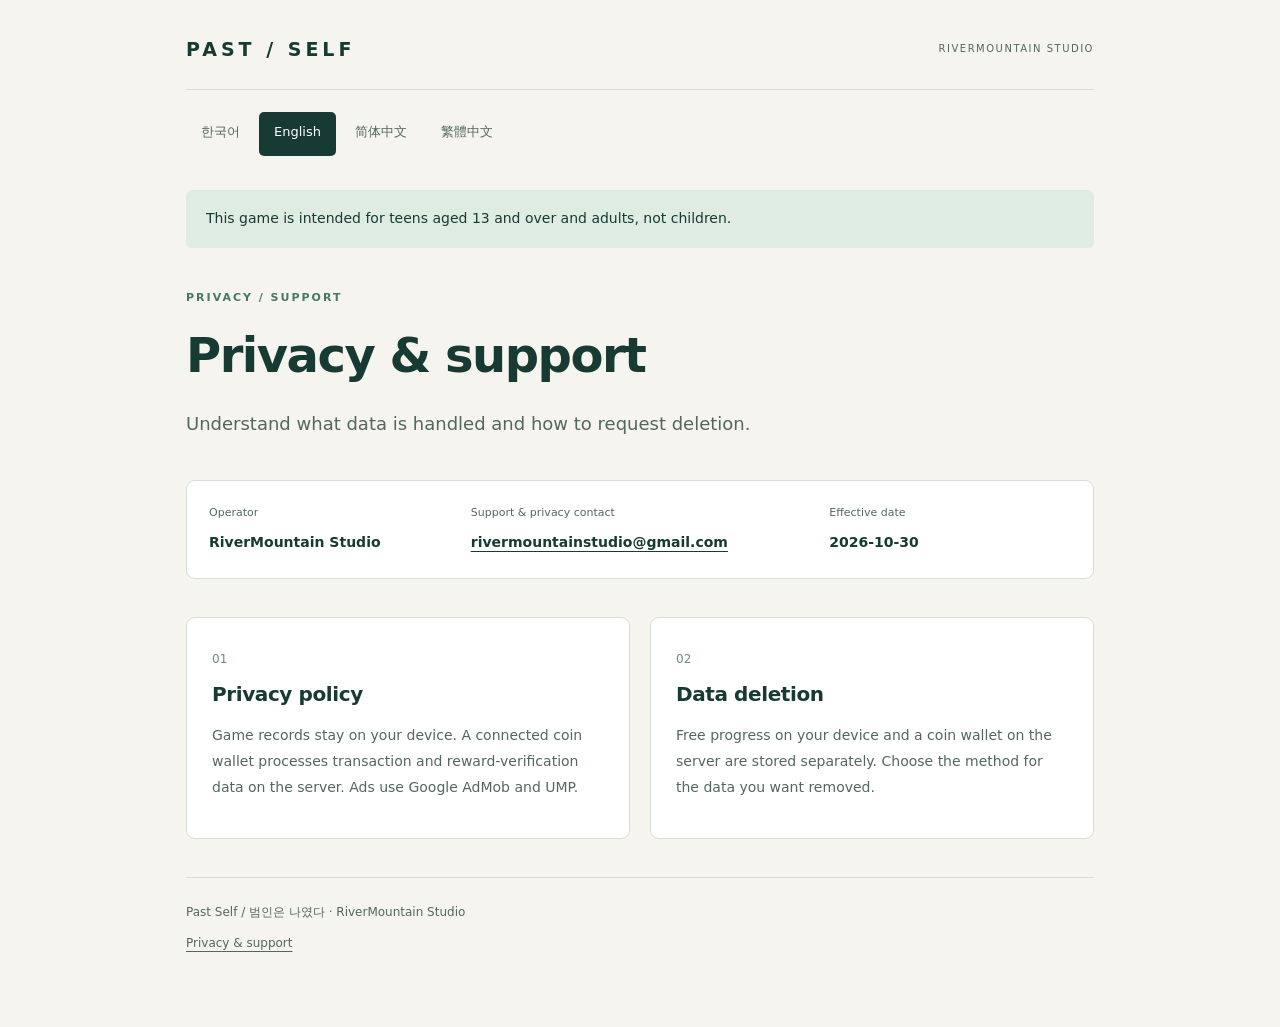
<file: index.html>
<!doctype html>
<html lang="en"><head><meta charset="utf-8"><meta name="viewport" content="width=device-width,initial-scale=1"><meta name="robots" content="noindex,follow"><meta http-equiv="Content-Security-Policy" content="default-src 'none'; style-src 'self'; script-src 'self'; img-src 'self' data:; connect-src 'none'; base-uri 'none'; form-action 'none'"><meta name="referrer" content="no-referrer"><title>Past Self · Privacy & support</title><link rel="stylesheet" href="style.css"><script defer src="site.js"></script></head><body><div class="shell"><div class="brand"><a href="index.html">PAST / SELF</a><span>RIVERMOUNTAIN STUDIO</span></div><nav aria-label="Language / 언어"><a href="?lang=ko#ko" data-language="ko" lang="ko">한국어</a><a href="?lang=en#en" data-language="en" lang="en">English</a><a href="?lang=zh-Hans#zh-Hans" data-language="zh-Hans" lang="zh-Hans">简体中文</a><a href="?lang=zh-Hant#zh-Hant" data-language="zh-Hant" lang="zh-Hant">繁體中文</a></nav><main><article id="ko" data-language-panel="ko" lang="ko"><p class="note">이 게임은 만 13세 이상의 청소년과 성인을 대상으로 하며 어린이를 대상으로 제작하지 않았습니다.</p><header class="hero"><p class="eyebrow">개인정보 · 지원</p><h1>개인정보와 지원</h1><p class="lead">어떤 자료를 다루는지, 어떻게 삭제를 요청하는지 안내합니다.</p></header><dl class="metadata"><div><dt>운영자</dt><dd>RiverMountain Studio</dd></div><div><dt>지원 및 개인정보 문의</dt><dd><a href="mailto:rivermountainstudio@gmail.com">rivermountainstudio@gmail.com</a></dd></div><div><dt>적용일</dt><dd>2026-10-30</dd></div></dl><div class="cards"><a href="privacy.html?lang=ko"><span>01</span><h2>개인정보처리방침</h2><p>게임 기록은 기기에 저장합니다. 코인 지갑을 연결하면 거래 및 보상 검증 자료를 서버에서 처리합니다. 광고에는 Google AdMob과 UMP를 사용합니다.</p></a><a href="delete-data.html?lang=ko"><span>02</span><h2>데이터 삭제 안내</h2><p>기기의 무료 기록과 서버의 코인 지갑은 서로 다른 곳에 저장됩니다. 삭제할 자료에 맞는 방법을 선택하세요.</p></a></div><footer>Past Self / 범인은 나였다 · RiverMountain Studio<br><a href="index.html?lang=ko">개인정보와 지원</a></footer></article><article id="en" data-language-panel="en" lang="en"><p class="note">This game is intended for teens aged 13 and over and adults, not children.</p><header class="hero"><p class="eyebrow">PRIVACY / SUPPORT</p><h1>Privacy & support</h1><p class="lead">Understand what data is handled and how to request deletion.</p></header><dl class="metadata"><div><dt>Operator</dt><dd>RiverMountain Studio</dd></div><div><dt>Support & privacy contact</dt><dd><a href="mailto:rivermountainstudio@gmail.com">rivermountainstudio@gmail.com</a></dd></div><div><dt>Effective date</dt><dd>2026-10-30</dd></div></dl><div class="cards"><a href="privacy.html?lang=en"><span>01</span><h2>Privacy policy</h2><p>Game records stay on your device. A connected coin wallet processes transaction and reward-verification data on the server. Ads use Google AdMob and UMP.</p></a><a href="delete-data.html?lang=en"><span>02</span><h2>Data deletion</h2><p>Free progress on your device and a coin wallet on the server are stored separately. Choose the method for the data you want removed.</p></a></div><footer>Past Self / 범인은 나였다 · RiverMountain Studio<br><a href="index.html?lang=en">Privacy & support</a></footer></article><article id="zh-Hans" data-language-panel="zh-Hans" lang="zh-Hans"><p class="note">This game is intended for teens aged 13 and over and adults, not children.</p><header class="hero"><p class="eyebrow">隐私 / 支持</p><h1>隐私与支持</h1><p class="lead">了解应用处理哪些数据，以及如何申请删除。</p></header><dl class="metadata"><div><dt>运营方</dt><dd>RiverMountain Studio</dd></div><div><dt>支持与隐私联系</dt><dd><a href="mailto:rivermountainstudio@gmail.com">rivermountainstudio@gmail.com</a></dd></div><div><dt>生效日期</dt><dd>2026-10-30</dd></div></dl><div class="cards"><a href="privacy.html?lang=zh-Hans"><span>01</span><h2>隐私政策</h2><p>游戏记录保存在设备上。连接金币钱包后，服务器会处理交易及奖励验证资料。广告使用Google AdMob和UMP。</p></a><a href="delete-data.html?lang=zh-Hans"><span>02</span><h2>数据删除指南</h2><p>本机免费进度与服务器金币钱包分别保存，请选择对应的删除方式。</p></a></div><footer>Past Self / 过去的我 · RiverMountain Studio<br><a href="index.html?lang=zh-Hans">隐私与支持</a></footer></article><article id="zh-Hant" data-language-panel="zh-Hant" lang="zh-Hant"><p class="note">This game is intended for teens aged 13 and over and adults, not children.</p><header class="hero"><p class="eyebrow">隱私 / 支援</p><h1>隱私與支援</h1><p class="lead">了解應用程式處理哪些資料，以及如何申請刪除。</p></header><dl class="metadata"><div><dt>營運方</dt><dd>RiverMountain Studio</dd></div><div><dt>支援與隱私聯絡</dt><dd><a href="mailto:rivermountainstudio@gmail.com">rivermountainstudio@gmail.com</a></dd></div><div><dt>生效日期</dt><dd>2026-10-30</dd></div></dl><div class="cards"><a href="privacy.html?lang=zh-Hant"><span>01</span><h2>隱私政策</h2><p>遊戲紀錄儲存在裝置上。連接金幣錢包後，伺服器會處理交易及獎勵驗證資料。廣告使用Google AdMob和UMP。</p></a><a href="delete-data.html?lang=zh-Hant"><span>02</span><h2>資料刪除指南</h2><p>本機免費進度與伺服器金幣錢包分開儲存，請選擇對應的刪除方式。</p></a></div><footer>Past Self / 過去的我 · RiverMountain Studio<br><a href="index.html?lang=zh-Hant">隱私與支援</a></footer></article></main></div></body></html>
</file>
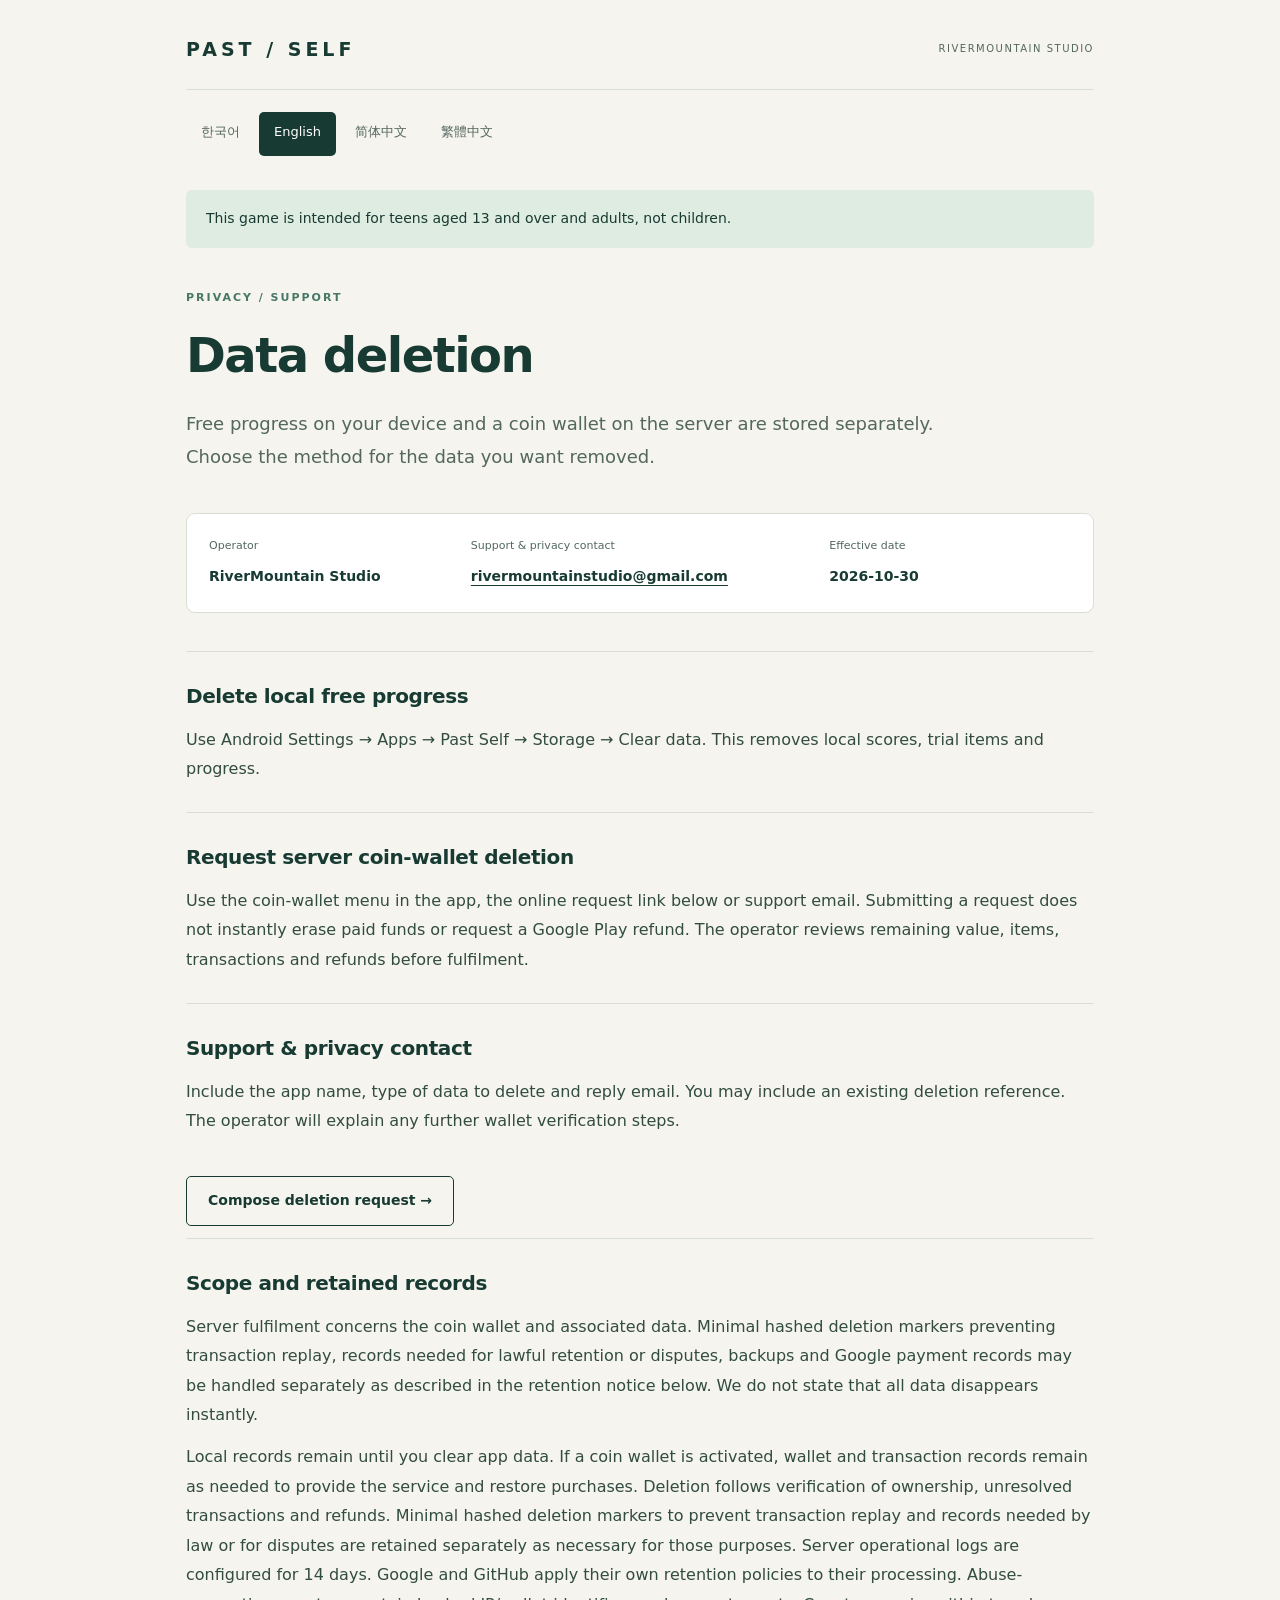
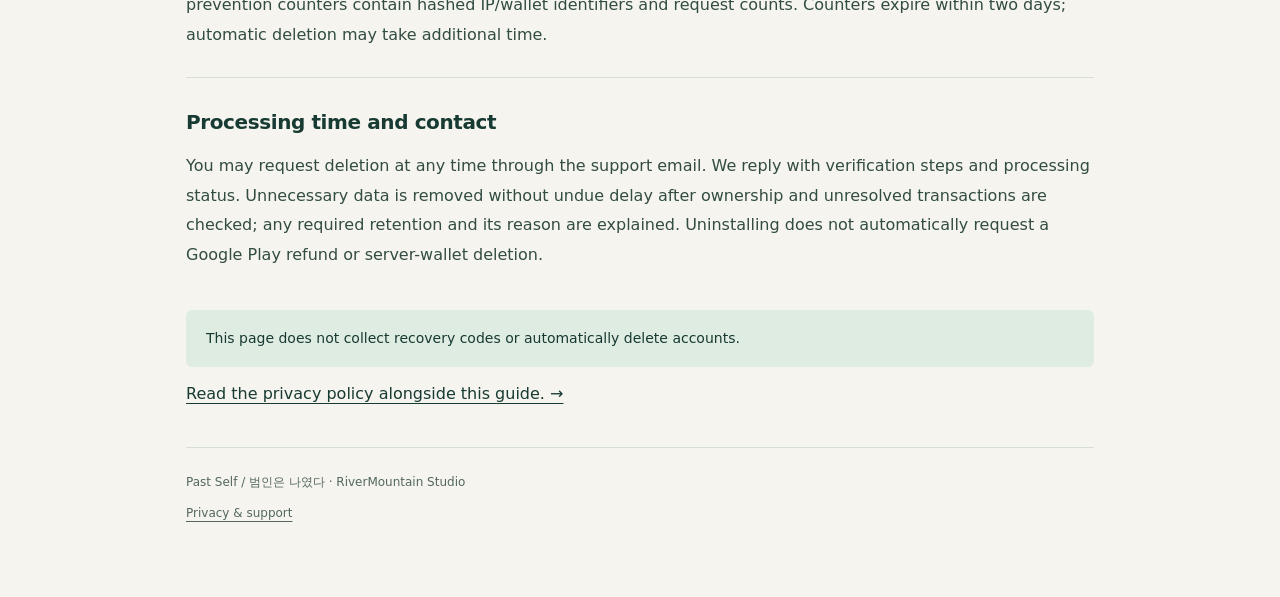
<file: delete-data.html>
<!doctype html>
<html lang="en"><head><meta charset="utf-8"><meta name="viewport" content="width=device-width,initial-scale=1"><meta name="robots" content="noindex,follow"><meta http-equiv="Content-Security-Policy" content="default-src 'none'; style-src 'self'; script-src 'self'; img-src 'self' data:; connect-src 'none'; base-uri 'none'; form-action 'none'"><meta name="referrer" content="no-referrer"><title>Past Self · Data deletion</title><link rel="stylesheet" href="style.css"><script defer src="site.js"></script></head><body><div class="shell"><div class="brand"><a href="index.html">PAST / SELF</a><span>RIVERMOUNTAIN STUDIO</span></div><nav aria-label="Language / 언어"><a href="?lang=ko#ko" data-language="ko" lang="ko">한국어</a><a href="?lang=en#en" data-language="en" lang="en">English</a><a href="?lang=zh-Hans#zh-Hans" data-language="zh-Hans" lang="zh-Hans">简体中文</a><a href="?lang=zh-Hant#zh-Hant" data-language="zh-Hant" lang="zh-Hant">繁體中文</a></nav><main><article id="ko" data-language-panel="ko" lang="ko"><p class="note">이 게임은 만 13세 이상의 청소년과 성인을 대상으로 하며 어린이를 대상으로 제작하지 않았습니다.</p><header class="hero"><p class="eyebrow">개인정보 · 지원</p><h1>데이터 삭제 안내</h1><p class="lead">기기의 무료 기록과 서버의 코인 지갑은 서로 다른 곳에 저장됩니다. 삭제할 자료에 맞는 방법을 선택하세요.</p></header><dl class="metadata"><div><dt>운영자</dt><dd>RiverMountain Studio</dd></div><div><dt>지원 및 개인정보 문의</dt><dd><a href="mailto:rivermountainstudio@gmail.com">rivermountainstudio@gmail.com</a></dd></div><div><dt>적용일</dt><dd>2026-10-30</dd></div></dl><section><h2>기기의 무료 기록 삭제</h2><p>Android 설정 → 앱 → 범인은 나였다 → 저장공간 → 데이터 삭제를 이용하세요. 기기의 점수·체험 아이템·진행 상태가 삭제됩니다.</p></section><section><h2>서버 코인 지갑 삭제 요청</h2><p>앱의 코인 지갑 메뉴에서 삭제 요청을 보내거나, 아래 온라인 요청 페이지 또는 지원 이메일을 이용하세요. 요청만으로 코인 잔액이 즉시 없어지거나 Google Play 환불이 접수되지는 않습니다. 운영자가 남은 잔액·아이템·거래와 환불 상태를 확인한 뒤 처리합니다.</p></section><section><h2>지원 및 개인정보 문의</h2><p>이메일에는 앱 이름, 삭제하려는 자료의 종류, 회신받을 이메일을 적어주세요. 이미 받은 삭제 접수번호가 있으면 함께 적을 수 있습니다. 지갑 확인에 필요한 추가 절차는 운영자가 안내합니다.</p></section><p><a class="button secondary" href="mailto:rivermountainstudio@gmail.com?subject=Past%20Self%20%EB%8D%B0%EC%9D%B4%ED%84%B0%20%EC%82%AD%EC%A0%9C%20%EC%9A%94%EC%B2%AD&amp;body=%EC%95%B1%3A%20%EB%B2%94%EC%9D%B8%EC%9D%80%20%EB%82%98%EC%98%80%EB%8B%A4%20/%20Past%20Self%0A%EC%82%AD%EC%A0%9C%ED%95%98%EB%A0%A4%EB%8A%94%20%EC%9E%90%EB%A3%8C%3A%0A%ED%9A%8C%EC%8B%A0%20%EC%9D%B4%EB%A9%94%EC%9D%BC%3A%0A%EA%B8%B0%EC%A1%B4%20%EC%A0%91%EC%88%98%EB%B2%88%ED%98%B8%28%EC%9E%88%EB%8A%94%20%EA%B2%BD%EC%9A%B0%29%3A%0A%0A%EB%B3%B5%EA%B5%AC%20%EC%BD%94%EB%93%9C%C2%B7%EC%B9%B4%EB%93%9C%EB%B2%88%ED%98%B8%C2%B7%EC%8B%A0%EB%B6%84%EC%A6%9D%EC%9D%80%20%EC%B2%A8%EB%B6%80%ED%95%98%EC%A7%80%20%EB%A7%88%EC%84%B8%EC%9A%94.">이메일로 삭제 요청 작성 →</a></p><section><h2>삭제 범위와 보유 자료</h2><p>서버 삭제 처리 대상은 코인 지갑과 관련 자료입니다. 거래 재사용 방지를 위한 최소 해시 삭제 기록, 법적·분쟁 대응 보유가 필요한 거래 자료, 백업 및 Google의 결제 기록은 아래 보유 안내에 따라 별도로 처리될 수 있습니다. 모든 자료가 즉시 삭제된다고 안내하지 않습니다.</p><p>기기 기록은 이용자가 앱 데이터를 지울 때까지 보관됩니다. 코인 지갑을 활성화한 경우 지갑과 거래 자료는 서비스 제공 및 구매 복구에 필요한 동안 보관하며, 삭제 요청 시 소유·미처리 거래·환불 상태를 확인하여 삭제합니다. 부정 거래 재사용 방지를 위한 최소 해시 삭제 표식과 법령·분쟁 대응에 필요한 자료는 해당 목적에 필요한 동안 분리 보관합니다. 서버 운영 로그의 보관 설정은 14일입니다. Google과 GitHub가 처리하는 자료는 각 서비스의 보유 정책이 적용됩니다. 반복 호출 방지 기록에는 IP·지갑 식별자의 해시와 요청 횟수를 보관합니다. 기록은 최대 2일 후 만료되며 실제 자동 삭제까지 추가 시간이 걸릴 수 있습니다.</p></section><section><h2>처리 시점과 연락</h2><p>지원 이메일로 언제든 삭제를 요청할 수 있습니다. 접수 후 필요한 확인 절차와 처리 상태를 회신합니다. 본인 확인과 미처리 거래 확인 후 불필요한 자료를 지체 없이 삭제하며, 보관이 필요한 자료와 사유가 있으면 안내합니다. 앱 삭제는 Google Play 환불 또는 서버 지갑 삭제를 자동으로 요청하지 않습니다.</p></section><p class="note">이 페이지는 복구 코드를 입력받거나 자동으로 계정을 삭제하지 않습니다.</p><p><a href="privacy.html?lang=ko">이 안내와 함께 개인정보처리방침을 확인하세요. →</a></p><footer>Past Self / 범인은 나였다 · RiverMountain Studio<br><a href="index.html?lang=ko">개인정보와 지원</a></footer></article><article id="en" data-language-panel="en" lang="en"><p class="note">This game is intended for teens aged 13 and over and adults, not children.</p><header class="hero"><p class="eyebrow">PRIVACY / SUPPORT</p><h1>Data deletion</h1><p class="lead">Free progress on your device and a coin wallet on the server are stored separately. Choose the method for the data you want removed.</p></header><dl class="metadata"><div><dt>Operator</dt><dd>RiverMountain Studio</dd></div><div><dt>Support & privacy contact</dt><dd><a href="mailto:rivermountainstudio@gmail.com">rivermountainstudio@gmail.com</a></dd></div><div><dt>Effective date</dt><dd>2026-10-30</dd></div></dl><section><h2>Delete local free progress</h2><p>Use Android Settings → Apps → Past Self → Storage → Clear data. This removes local scores, trial items and progress.</p></section><section><h2>Request server coin-wallet deletion</h2><p>Use the coin-wallet menu in the app, the online request link below or support email. Submitting a request does not instantly erase paid funds or request a Google Play refund. The operator reviews remaining value, items, transactions and refunds before fulfilment.</p></section><section><h2>Support & privacy contact</h2><p>Include the app name, type of data to delete and reply email. You may include an existing deletion reference. The operator will explain any further wallet verification steps.</p></section><p><a class="button secondary" href="mailto:rivermountainstudio@gmail.com?subject=Past%20Self%20data%20deletion%20request&amp;body=App%3A%20Past%20Self%0AData%20to%20delete%3A%0AReply%20email%3A%0AExisting%20deletion%20reference%20%28if%20any%29%3A%0A%0ADo%20not%20attach%20recovery%20codes%2C%20card%20numbers%20or%20identity%20documents.">Compose deletion request →</a></p><section><h2>Scope and retained records</h2><p>Server fulfilment concerns the coin wallet and associated data. Minimal hashed deletion markers preventing transaction replay, records needed for lawful retention or disputes, backups and Google payment records may be handled separately as described in the retention notice below. We do not state that all data disappears instantly.</p><p>Local records remain until you clear app data. If a coin wallet is activated, wallet and transaction records remain as needed to provide the service and restore purchases. Deletion follows verification of ownership, unresolved transactions and refunds. Minimal hashed deletion markers to prevent transaction replay and records needed by law or for disputes are retained separately as necessary for those purposes. Server operational logs are configured for 14 days. Google and GitHub apply their own retention policies to their processing. Abuse-prevention counters contain hashed IP/wallet identifiers and request counts. Counters expire within two days; automatic deletion may take additional time.</p></section><section><h2>Processing time and contact</h2><p>You may request deletion at any time through the support email. We reply with verification steps and processing status. Unnecessary data is removed without undue delay after ownership and unresolved transactions are checked; any required retention and its reason are explained. Uninstalling does not automatically request a Google Play refund or server-wallet deletion.</p></section><p class="note">This page does not collect recovery codes or automatically delete accounts.</p><p><a href="privacy.html?lang=en">Read the privacy policy alongside this guide. →</a></p><footer>Past Self / 범인은 나였다 · RiverMountain Studio<br><a href="index.html?lang=en">Privacy & support</a></footer></article><article id="zh-Hans" data-language-panel="zh-Hans" lang="zh-Hans"><p class="note">This game is intended for teens aged 13 and over and adults, not children.</p><header class="hero"><p class="eyebrow">隐私 / 支持</p><h1>数据删除指南</h1><p class="lead">本机免费进度与服务器金币钱包分别保存，请选择对应的删除方式。</p></header><dl class="metadata"><div><dt>运营方</dt><dd>RiverMountain Studio</dd></div><div><dt>支持与隐私联系</dt><dd><a href="mailto:rivermountainstudio@gmail.com">rivermountainstudio@gmail.com</a></dd></div><div><dt>生效日期</dt><dd>2026-10-30</dd></div></dl><section><h2>删除本机免费进度</h2><p>Android设置 → 应用 → 过去的我 → 存储 → 清除数据。设备上的分数、体验道具和进度将被删除。</p></section><section><h2>申请删除服务器金币钱包</h2><p>可通过应用金币钱包菜单、下方在线入口或支持邮箱申请。申请不会立即清空付费余额，也不等于申请Google Play退款。运营方确认剩余价值、道具、交易与退款后处理。</p></section><section><h2>支持与隐私联系</h2><p>请注明应用名称、要删除的数据类型与回复邮箱。如已有删除申请编号，可一并提供。钱包验证步骤由运营方说明。</p></section><p><a class="button secondary" href="mailto:rivermountainstudio@gmail.com?subject=Past%20Self%20%E6%95%B0%E6%8D%AE%E5%88%A0%E9%99%A4%E7%94%B3%E8%AF%B7&amp;body=%E5%BA%94%E7%94%A8%EF%BC%9A%E8%BF%87%E5%8E%BB%E7%9A%84%E6%88%91%20/%20Past%20Self%0A%E8%A6%81%E5%88%A0%E9%99%A4%E7%9A%84%E6%95%B0%E6%8D%AE%EF%BC%9A%0A%E5%9B%9E%E5%A4%8D%E9%82%AE%E7%AE%B1%EF%BC%9A%0A%E5%B7%B2%E6%9C%89%E7%94%B3%E8%AF%B7%E7%BC%96%E5%8F%B7%EF%BC%88%E5%A6%82%E6%9C%89%EF%BC%89%EF%BC%9A%0A%0A%E8%AF%B7%E5%8B%BF%E9%99%84%E4%B8%8A%E6%81%A2%E5%A4%8D%E7%A0%81%E3%80%81%E9%93%B6%E8%A1%8C%E5%8D%A1%E5%8F%B7%E6%88%96%E8%BA%AB%E4%BB%BD%E8%AF%81%E4%BB%B6%E3%80%82">撰写删除申请邮件 →</a></p><section><h2>删除范围与保留记录</h2><p>服务器处理范围为金币钱包及相关数据。用于防止交易重放的最小哈希删除标记、依法或争议处理需保留的记录、备份及Google支付记录，可能按下方保留说明另行处理。我们不声称所有数据会立即消失。</p><p>Local records remain until you clear app data. If a coin wallet is activated, wallet and transaction records remain as needed to provide the service and restore purchases. Deletion follows verification of ownership, unresolved transactions and refunds. Minimal hashed deletion markers to prevent transaction replay and records needed by law or for disputes are retained separately as necessary for those purposes. Server operational logs are configured for 14 days. Google and GitHub apply their own retention policies to their processing. Abuse-prevention counters contain hashed IP/wallet identifiers and request counts. Counters expire within two days; automatic deletion may take additional time.</p></section><section><h2>处理时间与联系</h2><p>You may request deletion at any time through the support email. We reply with verification steps and processing status. Unnecessary data is removed without undue delay after ownership and unresolved transactions are checked; any required retention and its reason are explained. Uninstalling does not automatically request a Google Play refund or server-wallet deletion.</p></section><p class="note">此页面不收集恢复码，也不会自动删除账号。</p><p><a href="privacy.html?lang=zh-Hans">请同时阅读隐私政策。 →</a></p><footer>Past Self / 过去的我 · RiverMountain Studio<br><a href="index.html?lang=zh-Hans">隐私与支持</a></footer></article><article id="zh-Hant" data-language-panel="zh-Hant" lang="zh-Hant"><p class="note">This game is intended for teens aged 13 and over and adults, not children.</p><header class="hero"><p class="eyebrow">隱私 / 支援</p><h1>資料刪除指南</h1><p class="lead">本機免費進度與伺服器金幣錢包分開儲存，請選擇對應的刪除方式。</p></header><dl class="metadata"><div><dt>營運方</dt><dd>RiverMountain Studio</dd></div><div><dt>支援與隱私聯絡</dt><dd><a href="mailto:rivermountainstudio@gmail.com">rivermountainstudio@gmail.com</a></dd></div><div><dt>生效日期</dt><dd>2026-10-30</dd></div></dl><section><h2>刪除本機免費進度</h2><p>Android設定 → 應用程式 → 過去的我 → 儲存空間 → 清除資料。裝置上的分數、體驗道具和進度將被刪除。</p></section><section><h2>申請刪除伺服器金幣錢包</h2><p>可透過應用程式金幣錢包選單、下方線上入口或支援信箱申請。申請不會立即清空付費餘額，也不等同於申請Google Play退款。營運方確認剩餘價值、道具、交易與退款後處理。</p></section><section><h2>支援與隱私聯絡</h2><p>請註明應用程式名稱、要刪除的資料類型與回覆信箱。如已有刪除申請編號，可一併提供。錢包驗證步驟由營運方說明。</p></section><p><a class="button secondary" href="mailto:rivermountainstudio@gmail.com?subject=Past%20Self%20%E8%B3%87%E6%96%99%E5%88%AA%E9%99%A4%E7%94%B3%E8%AB%8B&amp;body=%E6%87%89%E7%94%A8%E7%A8%8B%E5%BC%8F%EF%BC%9A%E9%81%8E%E5%8E%BB%E7%9A%84%E6%88%91%20/%20Past%20Self%0A%E8%A6%81%E5%88%AA%E9%99%A4%E7%9A%84%E8%B3%87%E6%96%99%EF%BC%9A%0A%E5%9B%9E%E8%A6%86%E4%BF%A1%E7%AE%B1%EF%BC%9A%0A%E5%B7%B2%E6%9C%89%E7%94%B3%E8%AB%8B%E7%B7%A8%E8%99%9F%EF%BC%88%E5%A6%82%E6%9C%89%EF%BC%89%EF%BC%9A%0A%0A%E8%AB%8B%E5%8B%BF%E9%99%84%E4%B8%8A%E9%82%84%E5%8E%9F%E4%BB%A3%E7%A2%BC%E3%80%81%E9%8A%80%E8%A1%8C%E5%8D%A1%E8%99%9F%E6%88%96%E8%BA%AB%E5%88%86%E8%AD%89%E4%BB%B6%E3%80%82">撰寫刪除申請郵件 →</a></p><section><h2>刪除範圍與保留紀錄</h2><p>伺服器處理範圍為金幣錢包及相關資料。用於防止交易重播的最小雜湊刪除標記、依法或爭議處理需保留的紀錄、備份及Google付款紀錄，可能依下方保留說明另行處理。我們不聲稱所有資料會立即消失。</p><p>Local records remain until you clear app data. If a coin wallet is activated, wallet and transaction records remain as needed to provide the service and restore purchases. Deletion follows verification of ownership, unresolved transactions and refunds. Minimal hashed deletion markers to prevent transaction replay and records needed by law or for disputes are retained separately as necessary for those purposes. Server operational logs are configured for 14 days. Google and GitHub apply their own retention policies to their processing. Abuse-prevention counters contain hashed IP/wallet identifiers and request counts. Counters expire within two days; automatic deletion may take additional time.</p></section><section><h2>處理時間與聯絡</h2><p>You may request deletion at any time through the support email. We reply with verification steps and processing status. Unnecessary data is removed without undue delay after ownership and unresolved transactions are checked; any required retention and its reason are explained. Uninstalling does not automatically request a Google Play refund or server-wallet deletion.</p></section><p class="note">此頁不收集還原代碼，也不會自動刪除帳戶。</p><p><a href="privacy.html?lang=zh-Hant">請同時閱讀隱私政策。 →</a></p><footer>Past Self / 過去的我 · RiverMountain Studio<br><a href="index.html?lang=zh-Hant">隱私與支援</a></footer></article></main></div></body></html>
</file>
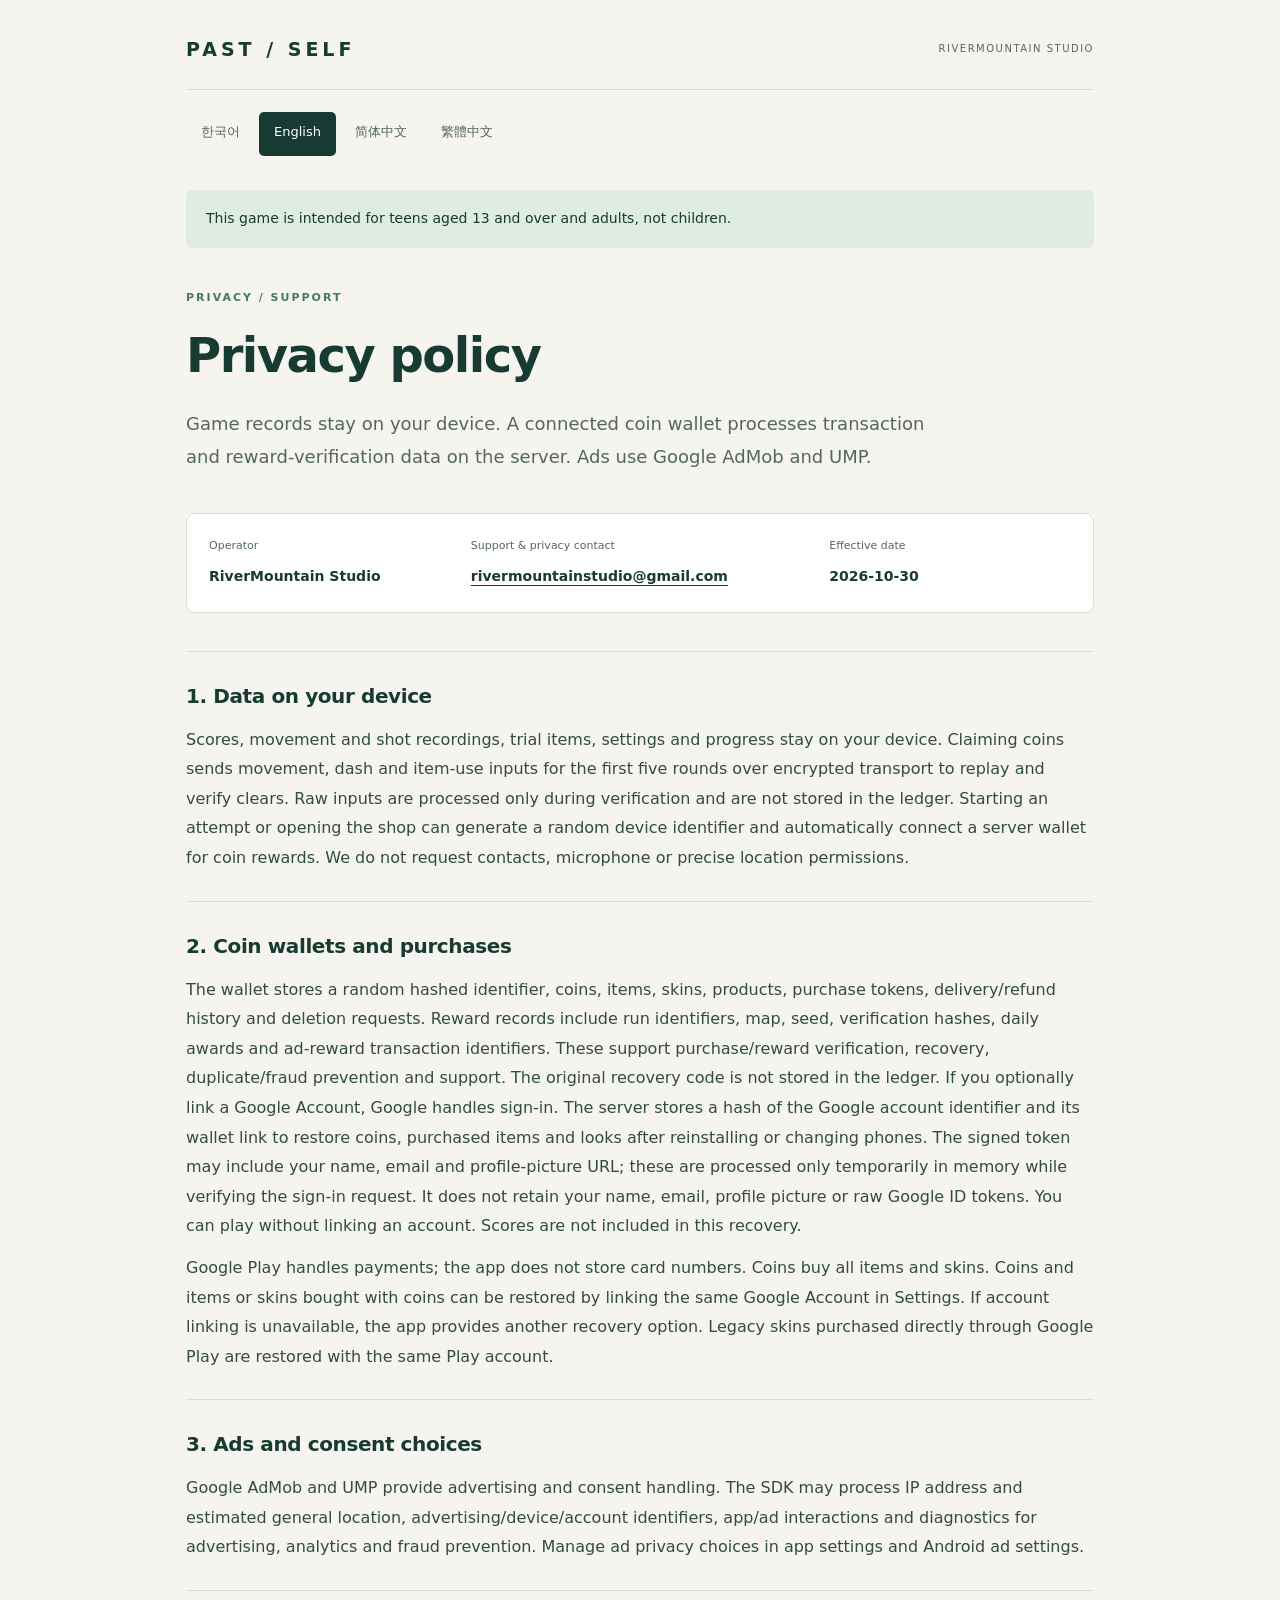
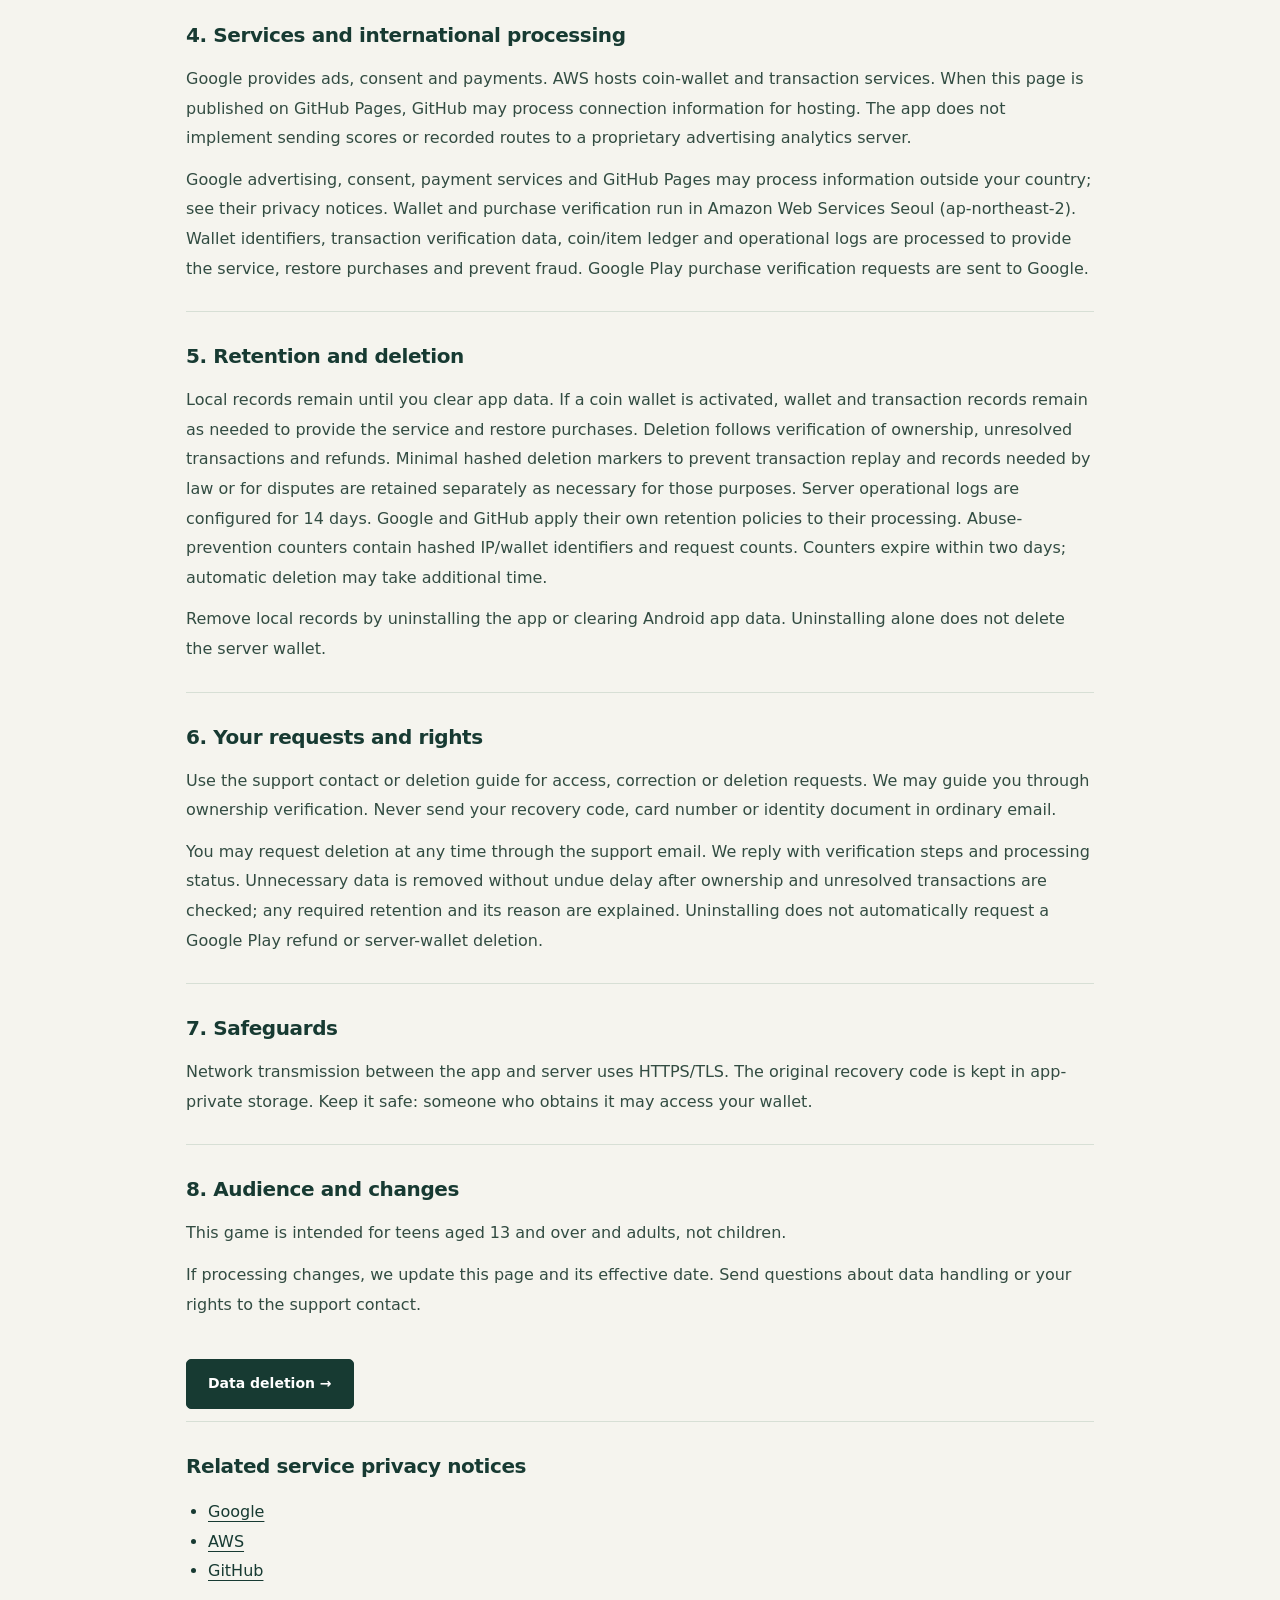
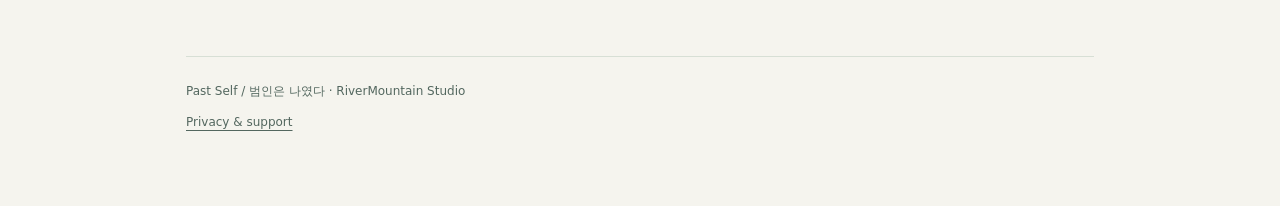
<file: privacy.html>
<!doctype html>
<html lang="en"><head><meta charset="utf-8"><meta name="viewport" content="width=device-width,initial-scale=1"><meta name="robots" content="noindex,follow"><meta http-equiv="Content-Security-Policy" content="default-src 'none'; style-src 'self'; script-src 'self'; img-src 'self' data:; connect-src 'none'; base-uri 'none'; form-action 'none'"><meta name="referrer" content="no-referrer"><title>Past Self · Privacy policy</title><link rel="stylesheet" href="style.css"><script defer src="site.js"></script></head><body><div class="shell"><div class="brand"><a href="index.html">PAST / SELF</a><span>RIVERMOUNTAIN STUDIO</span></div><nav aria-label="Language / 언어"><a href="?lang=ko#ko" data-language="ko" lang="ko">한국어</a><a href="?lang=en#en" data-language="en" lang="en">English</a><a href="?lang=zh-Hans#zh-Hans" data-language="zh-Hans" lang="zh-Hans">简体中文</a><a href="?lang=zh-Hant#zh-Hant" data-language="zh-Hant" lang="zh-Hant">繁體中文</a></nav><main><article id="ko" data-language-panel="ko" lang="ko"><p class="note">이 게임은 만 13세 이상의 청소년과 성인을 대상으로 하며 어린이를 대상으로 제작하지 않았습니다.</p><header class="hero"><p class="eyebrow">개인정보 · 지원</p><h1>개인정보처리방침</h1><p class="lead">게임 기록은 기기에 저장합니다. 코인 지갑을 연결하면 거래 및 보상 검증 자료를 서버에서 처리합니다. 광고에는 Google AdMob과 UMP를 사용합니다.</p></header><dl class="metadata"><div><dt>운영자</dt><dd>RiverMountain Studio</dd></div><div><dt>지원 및 개인정보 문의</dt><dd><a href="mailto:rivermountainstudio@gmail.com">rivermountainstudio@gmail.com</a></dd></div><div><dt>적용일</dt><dd>2026-10-30</dd></div></dl><section><h2>1. 기기에 저장하는 자료</h2><p>점수, 이동·사격 경로, 체험 아이템, 설정과 진행 상태는 기기에 저장합니다. 코인 보상을 신청하면 최초 5라운드의 이동·돌진·아이템 사용 입력을 암호화 전송하여 서버에서 클리어 여부를 재현합니다. 원본 입력은 검증 중에만 처리하며 원장에 저장하지 않습니다. 코인 보상을 위해 도전을 시작하거나 상점을 열면 기기에서 임의 식별자를 생성하고 서버 지갑을 자동 연결할 수 있습니다. 연락처·마이크·정밀 위치 권한을 요청하지 않습니다.</p></section><section><h2>2. 코인 지갑과 결제</h2><p>지갑에는 임의 해시 식별자, 코인 잔액·아이템·외형, 구매 상품·토큰·지급·환불·삭제 요청 기록을 저장합니다. 보상 검증에는 도전 식별자·맵·시드·검증 해시·일일 지급량·광고 보상 거래 식별자를 저장합니다. 구매 및 보상 확인, 복구, 중복 지급·부정 이용 방지와 문의 처리에 사용합니다. 원본 복구 코드는 서버 원장에 저장하지 않습니다. 선택적으로 Google 계정을 연결하면 Google이 로그인을 처리합니다. 서버에는 Google 계정 식별자의 해시와 지갑 연결 정보를 저장하여 재설치·기기 변경 후 코인·구매 아이템·외형을 복구합니다. 인증 토큰에는 이름·이메일·프로필 사진 URL이 포함될 수 있으며, 로그인 요청 검증 중 메모리에서만 일시 처리합니다. 이름·이메일·프로필 사진·Google ID 토큰 원문은 서버에 보관하지 않습니다. 계정 연결을 하지 않아도 게임을 이용할 수 있으며 점수는 이 복구 대상에 포함되지 않습니다.</p><p>Google Play가 결제를 처리하며 앱은 카드번호를 보관하지 않습니다. 코인으로 모든 아이템과 외형을 구매합니다. 코인과 코인으로 산 아이템·외형은 앱 설정에서 같은 Google 계정을 연결해 복원할 수 있습니다. 계정 연결을 사용할 수 없는 경우 앱 안에서 다른 복구 방법을 안내합니다. 기존 Google Play 직접 구매 외형은 같은 Play 계정으로 복원합니다.</p></section><section><h2>3. 광고와 동의 선택</h2><p>Google AdMob 및 UMP는 광고와 동의 처리를 제공합니다. SDK는 IP 주소와 이를 통한 대략적 위치, 광고·기기/계정 식별자, 앱·광고 상호작용 및 진단 정보를 광고·분석·부정 이용 방지 목적으로 처리할 수 있습니다. 광고 개인정보 선택은 앱 설정과 Android 광고 설정에서 관리할 수 있습니다.</p></section><section><h2>4. 처리 서비스와 국외 처리</h2><p>Google은 광고·동의·결제를, AWS는 코인 지갑 및 거래 서버를 제공합니다. 이 안내 페이지를 GitHub Pages에 게시하면 GitHub가 호스팅 과정의 접속 정보를 처리할 수 있습니다. 앱의 점수·경로를 자체 광고 분석 서버로 전송하는 기능은 구현하지 않았습니다.</p><p>Google 광고·동의·결제 및 GitHub Pages 호스팅 과정에서 자료가 대한민국 밖의 서버에서 처리될 수 있습니다. 각 서비스의 개인정보 안내를 확인하세요. 지갑·구매 검증 서버는 Amazon Web Services 서울 리전(ap-northeast-2)에서 운영합니다. 지갑 식별자, 거래 검증 정보, 코인·아이템 원장 및 운영 로그를 서비스 제공·구매 복구·부정 거래 방지 목적으로 처리합니다. Google Play 구매 검증 요청은 Google로 전송됩니다.</p></section><section><h2>5. 보유와 삭제</h2><p>기기 기록은 이용자가 앱 데이터를 지울 때까지 보관됩니다. 코인 지갑을 활성화한 경우 지갑과 거래 자료는 서비스 제공 및 구매 복구에 필요한 동안 보관하며, 삭제 요청 시 소유·미처리 거래·환불 상태를 확인하여 삭제합니다. 부정 거래 재사용 방지를 위한 최소 해시 삭제 표식과 법령·분쟁 대응에 필요한 자료는 해당 목적에 필요한 동안 분리 보관합니다. 서버 운영 로그의 보관 설정은 14일입니다. Google과 GitHub가 처리하는 자료는 각 서비스의 보유 정책이 적용됩니다. 반복 호출 방지 기록에는 IP·지갑 식별자의 해시와 요청 횟수를 보관합니다. 기록은 최대 2일 후 만료되며 실제 자동 삭제까지 추가 시간이 걸릴 수 있습니다.</p><p>기기 내 기록은 앱 삭제 또는 Android 설정의 앱 데이터 삭제로 지울 수 있습니다. 서버 지갑은 앱 삭제만으로 삭제되지 않습니다.</p></section><section><h2>6. 개인정보 권리와 삭제 요청</h2><p>문의·열람·정정·삭제를 요청하려면 아래 지원 연락처 또는 데이터 삭제 안내를 이용하세요. 요청 시 거래·지갑 소유 확인을 안내할 수 있습니다. 원본 복구 코드·카드번호·신분증을 일반 이메일에 보내지 마세요.</p><p>지원 이메일로 언제든 삭제를 요청할 수 있습니다. 접수 후 필요한 확인 절차와 처리 상태를 회신합니다. 본인 확인과 미처리 거래 확인 후 불필요한 자료를 지체 없이 삭제하며, 보관이 필요한 자료와 사유가 있으면 안내합니다. 앱 삭제는 Google Play 환불 또는 서버 지갑 삭제를 자동으로 요청하지 않습니다.</p></section><section><h2>7. 보호 조치</h2><p>앱과 서버의 네트워크 전송에는 HTTPS/TLS를 사용하고, 원본 복구 코드는 앱의 비공개 저장소에 보관합니다. 복구 코드가 유출되면 다른 사람이 지갑에 접근할 수 있으므로 안전하게 보관하세요.</p></section><section><h2>8. 대상 이용자와 변경</h2><p>이 게임은 만 13세 이상의 청소년과 성인을 대상으로 하며 어린이를 대상으로 제작하지 않았습니다.</p><p>처리 내용이 바뀌면 이 페이지와 적용일을 갱신합니다. 처리와 권리에 관한 문의는 지원 연락처로 보내세요.</p></section><p><a class="button" href="delete-data.html?lang=ko">데이터 삭제 안내 →</a></p><section><h2>관련 서비스 개인정보 안내</h2><ul><li><a href="https://policies.google.com/privacy" rel="noreferrer">Google</a></li><li><a href="https://aws.amazon.com/privacy/" rel="noreferrer">AWS</a></li><li><a href="https://docs.github.com/en/site-policy/privacy-policies/github-general-privacy-statement" rel="noreferrer">GitHub</a></li></ul></section><footer>Past Self / 범인은 나였다 · RiverMountain Studio<br><a href="index.html?lang=ko">개인정보와 지원</a></footer></article><article id="en" data-language-panel="en" lang="en"><p class="note">This game is intended for teens aged 13 and over and adults, not children.</p><header class="hero"><p class="eyebrow">PRIVACY / SUPPORT</p><h1>Privacy policy</h1><p class="lead">Game records stay on your device. A connected coin wallet processes transaction and reward-verification data on the server. Ads use Google AdMob and UMP.</p></header><dl class="metadata"><div><dt>Operator</dt><dd>RiverMountain Studio</dd></div><div><dt>Support & privacy contact</dt><dd><a href="mailto:rivermountainstudio@gmail.com">rivermountainstudio@gmail.com</a></dd></div><div><dt>Effective date</dt><dd>2026-10-30</dd></div></dl><section><h2>1. Data on your device</h2><p>Scores, movement and shot recordings, trial items, settings and progress stay on your device. Claiming coins sends movement, dash and item-use inputs for the first five rounds over encrypted transport to replay and verify clears. Raw inputs are processed only during verification and are not stored in the ledger. Starting an attempt or opening the shop can generate a random device identifier and automatically connect a server wallet for coin rewards. We do not request contacts, microphone or precise location permissions.</p></section><section><h2>2. Coin wallets and purchases</h2><p>The wallet stores a random hashed identifier, coins, items, skins, products, purchase tokens, delivery/refund history and deletion requests. Reward records include run identifiers, map, seed, verification hashes, daily awards and ad-reward transaction identifiers. These support purchase/reward verification, recovery, duplicate/fraud prevention and support. The original recovery code is not stored in the ledger. If you optionally link a Google Account, Google handles sign-in. The server stores a hash of the Google account identifier and its wallet link to restore coins, purchased items and looks after reinstalling or changing phones. The signed token may include your name, email and profile-picture URL; these are processed only temporarily in memory while verifying the sign-in request. It does not retain your name, email, profile picture or raw Google ID tokens. You can play without linking an account. Scores are not included in this recovery.</p><p>Google Play handles payments; the app does not store card numbers. Coins buy all items and skins. Coins and items or skins bought with coins can be restored by linking the same Google Account in Settings. If account linking is unavailable, the app provides another recovery option. Legacy skins purchased directly through Google Play are restored with the same Play account.</p></section><section><h2>3. Ads and consent choices</h2><p>Google AdMob and UMP provide advertising and consent handling. The SDK may process IP address and estimated general location, advertising/device/account identifiers, app/ad interactions and diagnostics for advertising, analytics and fraud prevention. Manage ad privacy choices in app settings and Android ad settings.</p></section><section><h2>4. Services and international processing</h2><p>Google provides ads, consent and payments. AWS hosts coin-wallet and transaction services. When this page is published on GitHub Pages, GitHub may process connection information for hosting. The app does not implement sending scores or recorded routes to a proprietary advertising analytics server.</p><p>Google advertising, consent, payment services and GitHub Pages may process information outside your country; see their privacy notices. Wallet and purchase verification run in Amazon Web Services Seoul (ap-northeast-2). Wallet identifiers, transaction verification data, coin/item ledger and operational logs are processed to provide the service, restore purchases and prevent fraud. Google Play purchase verification requests are sent to Google.</p></section><section><h2>5. Retention and deletion</h2><p>Local records remain until you clear app data. If a coin wallet is activated, wallet and transaction records remain as needed to provide the service and restore purchases. Deletion follows verification of ownership, unresolved transactions and refunds. Minimal hashed deletion markers to prevent transaction replay and records needed by law or for disputes are retained separately as necessary for those purposes. Server operational logs are configured for 14 days. Google and GitHub apply their own retention policies to their processing. Abuse-prevention counters contain hashed IP/wallet identifiers and request counts. Counters expire within two days; automatic deletion may take additional time.</p><p>Remove local records by uninstalling the app or clearing Android app data. Uninstalling alone does not delete the server wallet.</p></section><section><h2>6. Your requests and rights</h2><p>Use the support contact or deletion guide for access, correction or deletion requests. We may guide you through ownership verification. Never send your recovery code, card number or identity document in ordinary email.</p><p>You may request deletion at any time through the support email. We reply with verification steps and processing status. Unnecessary data is removed without undue delay after ownership and unresolved transactions are checked; any required retention and its reason are explained. Uninstalling does not automatically request a Google Play refund or server-wallet deletion.</p></section><section><h2>7. Safeguards</h2><p>Network transmission between the app and server uses HTTPS/TLS. The original recovery code is kept in app-private storage. Keep it safe: someone who obtains it may access your wallet.</p></section><section><h2>8. Audience and changes</h2><p>This game is intended for teens aged 13 and over and adults, not children.</p><p>If processing changes, we update this page and its effective date. Send questions about data handling or your rights to the support contact.</p></section><p><a class="button" href="delete-data.html?lang=en">Data deletion →</a></p><section><h2>Related service privacy notices</h2><ul><li><a href="https://policies.google.com/privacy" rel="noreferrer">Google</a></li><li><a href="https://aws.amazon.com/privacy/" rel="noreferrer">AWS</a></li><li><a href="https://docs.github.com/en/site-policy/privacy-policies/github-general-privacy-statement" rel="noreferrer">GitHub</a></li></ul></section><footer>Past Self / 범인은 나였다 · RiverMountain Studio<br><a href="index.html?lang=en">Privacy & support</a></footer></article><article id="zh-Hans" data-language-panel="zh-Hans" lang="zh-Hans"><p class="note">This game is intended for teens aged 13 and over and adults, not children.</p><header class="hero"><p class="eyebrow">隐私 / 支持</p><h1>隐私政策</h1><p class="lead">游戏记录保存在设备上。连接金币钱包后，服务器会处理交易及奖励验证资料。广告使用Google AdMob和UMP。</p></header><dl class="metadata"><div><dt>运营方</dt><dd>RiverMountain Studio</dd></div><div><dt>支持与隐私联系</dt><dd><a href="mailto:rivermountainstudio@gmail.com">rivermountainstudio@gmail.com</a></dd></div><div><dt>生效日期</dt><dd>2026-10-30</dd></div></dl><section><h2>1. 本机数据</h2><p>分数、移动与射击记录、体验道具、设置和进度保存在设备上。申请金币奖励时，会通过加密传输发送前五回合的移动、冲刺及道具使用输入，由服务器重放验证通关。原始输入仅在验证时处理，不保存在账本。开始挑战或打开商店时，设备可生成随机标识并自动连接服务器钱包，用于金币奖励。不申请联系人、麦克风或精确位置权限。</p></section><section><h2>2. 金币钱包与购买</h2><p>钱包保存随机哈希标识、金币、道具、外观、商品、购买令牌、发放、退款及删除申请记录。奖励记录包括挑战标识、地图、种子、验证哈希、每日奖励数及广告奖励交易标识。用于购买与奖励验证、恢复、防止重复发放和欺诈及客服。原始恢复代码不保存在账本。 可选择关联 Google 账号，由 Google 处理登录。服务器仅保存 Google 账号标识符的哈希及钱包关联信息，用于重新安装或更换手机后恢复金币、已购道具和外观，不保留姓名、邮箱、头像或原始 Google ID 令牌。签名令牌可能包含姓名、邮箱和头像网址，仅在验证登录请求时于内存中临时处理。不关联账号也可游戏，分数不在此恢复范围内。</p><p>付款由Google Play处理，应用不保存银行卡号。金币可购买所有道具及外观。金币及金币购买的道具和外观可在设置中关联同一 Google 账号后恢复。如无法使用账号关联，可在应用内查看其他恢复方式。历史Google Play直接购买外观可通过同一Play账号恢复。</p></section><section><h2>3. 广告与同意选择</h2><p>Google AdMob与UMP提供广告与同意处理。SDK可能处理IP地址及估计的大致位置、广告/设备/账号标识符、应用与广告互动及诊断信息，用于广告、分析与反欺诈。可在应用设置与Android广告设置中管理选择。</p></section><section><h2>4. 服务与跨境处理</h2><p>Google提供广告、同意与支付服务，AWS提供金币钱包和交易服务器。此页面发布到GitHub Pages后，GitHub可能为托管处理连接信息。应用未实现将分数或路径上传到自建广告分析服务器的功能。</p><p>Google advertising, consent, payment services and GitHub Pages may process information outside your country; see their privacy notices. Wallet and purchase verification run in Amazon Web Services Seoul (ap-northeast-2). Wallet identifiers, transaction verification data, coin/item ledger and operational logs are processed to provide the service, restore purchases and prevent fraud. Google Play purchase verification requests are sent to Google.</p></section><section><h2>5. 保留与删除</h2><p>Local records remain until you clear app data. If a coin wallet is activated, wallet and transaction records remain as needed to provide the service and restore purchases. Deletion follows verification of ownership, unresolved transactions and refunds. Minimal hashed deletion markers to prevent transaction replay and records needed by law or for disputes are retained separately as necessary for those purposes. Server operational logs are configured for 14 days. Google and GitHub apply their own retention policies to their processing. Abuse-prevention counters contain hashed IP/wallet identifiers and request counts. Counters expire within two days; automatic deletion may take additional time.</p><p>卸载应用或清除Android应用数据可移除本机记录。仅卸载应用不会删除服务器钱包。</p></section><section><h2>6. 请求与权利</h2><p>请通过支持联系方式或删除指南申请访问、更正或删除。可能需要按指引验证钱包归属。请勿通过普通邮件发送恢复码、银行卡号或身份证件。</p><p>You may request deletion at any time through the support email. We reply with verification steps and processing status. Unnecessary data is removed without undue delay after ownership and unresolved transactions are checked; any required retention and its reason are explained. Uninstalling does not automatically request a Google Play refund or server-wallet deletion.</p></section><section><h2>7. 保护措施</h2><p>应用与服务器通过HTTPS/TLS传输，原始恢复码保存在应用私有存储中。请妥善保管，获得恢复码的人可能访问钱包。</p></section><section><h2>8. 目标用户与变更</h2><p>This game is intended for teens aged 13 and over and adults, not children.</p><p>处理方式变更时，我们会更新本页与生效日期。数据处理或权利相关问题请联系支持。</p></section><p><a class="button" href="delete-data.html?lang=zh-Hans">数据删除指南 →</a></p><section><h2>相关服务隐私说明</h2><ul><li><a href="https://policies.google.com/privacy" rel="noreferrer">Google</a></li><li><a href="https://aws.amazon.com/privacy/" rel="noreferrer">AWS</a></li><li><a href="https://docs.github.com/en/site-policy/privacy-policies/github-general-privacy-statement" rel="noreferrer">GitHub</a></li></ul></section><footer>Past Self / 过去的我 · RiverMountain Studio<br><a href="index.html?lang=zh-Hans">隐私与支持</a></footer></article><article id="zh-Hant" data-language-panel="zh-Hant" lang="zh-Hant"><p class="note">This game is intended for teens aged 13 and over and adults, not children.</p><header class="hero"><p class="eyebrow">隱私 / 支援</p><h1>隱私政策</h1><p class="lead">遊戲紀錄儲存在裝置上。連接金幣錢包後，伺服器會處理交易及獎勵驗證資料。廣告使用Google AdMob和UMP。</p></header><dl class="metadata"><div><dt>營運方</dt><dd>RiverMountain Studio</dd></div><div><dt>支援與隱私聯絡</dt><dd><a href="mailto:rivermountainstudio@gmail.com">rivermountainstudio@gmail.com</a></dd></div><div><dt>生效日期</dt><dd>2026-10-30</dd></div></dl><section><h2>1. 本機資料</h2><p>分數、移動與射擊紀錄、體驗道具、設定和進度儲存在裝置上。申請金幣獎勵時，會透過加密傳輸傳送前五回合的移動、衝刺及道具使用輸入，由伺服器重播驗證通關。原始輸入僅在驗證時處理，不儲存在帳本。開始挑戰或開啟商店時，裝置可產生隨機識別碼並自動連接伺服器錢包，用於金幣獎勵。不申請聯絡人、麥克風或精確位置權限。</p></section><section><h2>2. 金幣錢包與購買</h2><p>錢包儲存隨機雜湊識別碼、金幣、道具、外觀、商品、購買權杖、發放、退款及刪除申請紀錄。獎勵紀錄包括挑戰識別碼、地圖、種子、驗證雜湊、每日獎勵數及廣告獎勵交易識別碼。用於購買與獎勵驗證、還原、防止重複發放和詐欺及客服。原始還原代碼不儲存在帳本。 可選擇連結 Google 帳戶，由 Google 處理登入。伺服器僅儲存 Google 帳戶識別碼的雜湊及錢包連結資訊，用於重新安裝或更換手機後還原金幣、已購道具和外觀，不保留姓名、電郵、頭像或原始 Google ID 權杖。簽章權杖可能包含姓名、電郵及頭像網址，僅在驗證登入請求時於記憶體中暫時處理。不連結帳戶也可遊戲，分數不在此還原範圍內。</p><p>付款由Google Play處理，應用程式不儲存銀行卡號。金幣可購買所有道具與外觀。金幣及金幣購買的道具與外觀可在設定中連結同一 Google 帳戶後還原。如無法使用帳戶連結，可在應用程式內查看其他還原方式。歷史Google Play直接購買外觀可透過同一Play帳戶還原。</p></section><section><h2>3. 廣告與同意選擇</h2><p>Google AdMob與UMP提供廣告與同意處理。SDK可能處理IP位址及估計的大致位置、廣告/裝置/帳戶識別碼、應用程式與廣告互動及診斷資訊，用於廣告、分析與防詐。可在應用程式設定與Android廣告設定中管理選擇。</p></section><section><h2>4. 服務與跨境處理</h2><p>Google提供廣告、同意與付款服務，AWS提供金幣錢包與交易伺服器。此頁發布到GitHub Pages後，GitHub可能為託管處理連線資訊。應用程式未實作將分數或路徑上傳至自建廣告分析伺服器的功能。</p><p>Google advertising, consent, payment services and GitHub Pages may process information outside your country; see their privacy notices. Wallet and purchase verification run in Amazon Web Services Seoul (ap-northeast-2). Wallet identifiers, transaction verification data, coin/item ledger and operational logs are processed to provide the service, restore purchases and prevent fraud. Google Play purchase verification requests are sent to Google.</p></section><section><h2>5. 保留與刪除</h2><p>Local records remain until you clear app data. If a coin wallet is activated, wallet and transaction records remain as needed to provide the service and restore purchases. Deletion follows verification of ownership, unresolved transactions and refunds. Minimal hashed deletion markers to prevent transaction replay and records needed by law or for disputes are retained separately as necessary for those purposes. Server operational logs are configured for 14 days. Google and GitHub apply their own retention policies to their processing. Abuse-prevention counters contain hashed IP/wallet identifiers and request counts. Counters expire within two days; automatic deletion may take additional time.</p><p>解除安裝應用程式或清除Android應用程式資料，可移除本機紀錄。僅解除安裝不會刪除伺服器錢包。</p></section><section><h2>6. 請求與權利</h2><p>請透過支援聯絡方式或刪除指南申請存取、更正或刪除。可能需要依指示驗證錢包歸屬。請勿透過一般電子郵件傳送還原代碼、銀行卡號或身分證件。</p><p>You may request deletion at any time through the support email. We reply with verification steps and processing status. Unnecessary data is removed without undue delay after ownership and unresolved transactions are checked; any required retention and its reason are explained. Uninstalling does not automatically request a Google Play refund or server-wallet deletion.</p></section><section><h2>7. 保護措施</h2><p>應用程式與伺服器透過HTTPS/TLS傳輸，原始還原代碼儲存在應用程式私有空間。請妥善保管，取得代碼的人可能存取錢包。</p></section><section><h2>8. 目標使用者與變更</h2><p>This game is intended for teens aged 13 and over and adults, not children.</p><p>處理方式變更時，我們會更新本頁與生效日期。資料處理或權利相關問題請聯絡支援。</p></section><p><a class="button" href="delete-data.html?lang=zh-Hant">資料刪除指南 →</a></p><section><h2>相關服務隱私說明</h2><ul><li><a href="https://policies.google.com/privacy" rel="noreferrer">Google</a></li><li><a href="https://aws.amazon.com/privacy/" rel="noreferrer">AWS</a></li><li><a href="https://docs.github.com/en/site-policy/privacy-policies/github-general-privacy-statement" rel="noreferrer">GitHub</a></li></ul></section><footer>Past Self / 過去的我 · RiverMountain Studio<br><a href="index.html?lang=zh-Hant">隱私與支援</a></footer></article></main></div></body></html>
</file>
<file: style.css>
:root{color-scheme:light;--paper:#f5f4ee;--ink:#173a32;--muted:#53675f;--line:#d7dfd5;--mint:#dfece2;--amber:#f8ead0}*{box-sizing:border-box}html{scroll-behavior:smooth}body{margin:0;background:var(--paper);color:var(--ink);font:16px/1.85 system-ui,-apple-system,"Noto Sans KR",sans-serif;overflow-wrap:anywhere}a{color:inherit;text-underline-offset:4px}a:focus-visible{outline:3px solid #327b68;outline-offset:5px}.shell{max-width:980px;margin:auto;padding:32px 36px 64px}.brand{display:flex;justify-content:space-between;gap:16px;align-items:center;padding-bottom:22px;border-bottom:1px solid var(--line)}.brand>a{font-size:19px;font-weight:850;letter-spacing:4px;text-decoration:none}.brand>span{font-size:10px;letter-spacing:1.5px;color:var(--muted)}nav{display:flex;gap:4px;flex-wrap:wrap;margin:22px 0 34px}nav a{min-height:44px;padding:8px 15px;text-decoration:none;border-radius:5px;font-size:13px;color:var(--muted)}nav a[aria-current=true]{background:var(--ink);color:#fff}nav a:hover{background:var(--mint);color:var(--ink)}article[hidden]{display:none}.hero{padding:16px 0 28px}.eyebrow{text-transform:uppercase;font-weight:750;font-size:11px;letter-spacing:2px;color:#477867}h1{font-size:clamp(30px,6vw,48px);line-height:1.3;letter-spacing:-1.5px;margin:16px 0 20px}p{margin:12px 0;white-space:pre-line}.lead{max-width:750px;font-size:18px;color:var(--muted)}.metadata{display:grid;grid-template-columns:1fr 1.4fr 1fr;border:1px solid var(--line);border-radius:9px;background:#fff;padding:22px;gap:20px;margin:0 0 38px}.metadata dt{font-size:11px;color:var(--muted);margin-bottom:7px}.metadata dd{margin:0;font-size:14px;font-weight:650}section{border-top:1px solid var(--line);padding:23px 0 16px}h2{font-size:20px;line-height:1.5;letter-spacing:-.4px;margin:6px 0 14px}section p{color:#324c42}.draft{background:var(--amber);border:1px solid #ddc18e;border-left:4px solid #a36b20;padding:16px 20px;border-radius:6px;margin:0 0 24px;color:#694719}.draft strong{font-size:13px}.draft p{font-size:13px;line-height:1.7;margin:5px 0 0}.pending{color:#98621b}.note{background:var(--mint);padding:16px 20px;border-radius:6px;font-size:14px}.button{display:inline-flex;align-items:center;justify-content:center;min-height:48px;max-width:100%;padding:11px 21px;background:var(--ink);color:white;border:1px solid var(--ink);border-radius:5px;text-decoration:none;font-size:14px;font-weight:650}.button.secondary{background:transparent;color:var(--ink)}.cards{display:grid;grid-template-columns:1fr 1fr;gap:20px}.cards>a{display:block;border:1px solid var(--line);border-radius:9px;padding:25px;background:#fff;text-decoration:none}.cards>a:hover{border-color:#6e9381}.cards span{font-size:12px;color:#6d8d7d}.cards p{color:var(--muted);font-size:14px}footer{border-top:1px solid var(--line);margin-top:38px;padding-top:23px;font-size:12px;color:var(--muted)}footer a{display:inline-block;padding:9px 0}ul{padding-left:22px}@media(max-width:600px){.shell{padding:22px 20px 40px}.brand{align-items:flex-start}.brand>span{max-width:100px;text-align:right;font-size:9px}.metadata{grid-template-columns:1fr;gap:15px;padding:20px}.cards{grid-template-columns:1fr}.lead{font-size:16px}h1{letter-spacing:-1px}nav{gap:0;margin-bottom:20px}nav a{padding:9px 10px}}@media print{body{background:white;color:#111}.shell{max-width:none;padding:0}nav,.brand{display:none}section{break-inside:avoid}a{color:inherit}.draft{background:white;border:2px solid #a36b20}}
</file>
